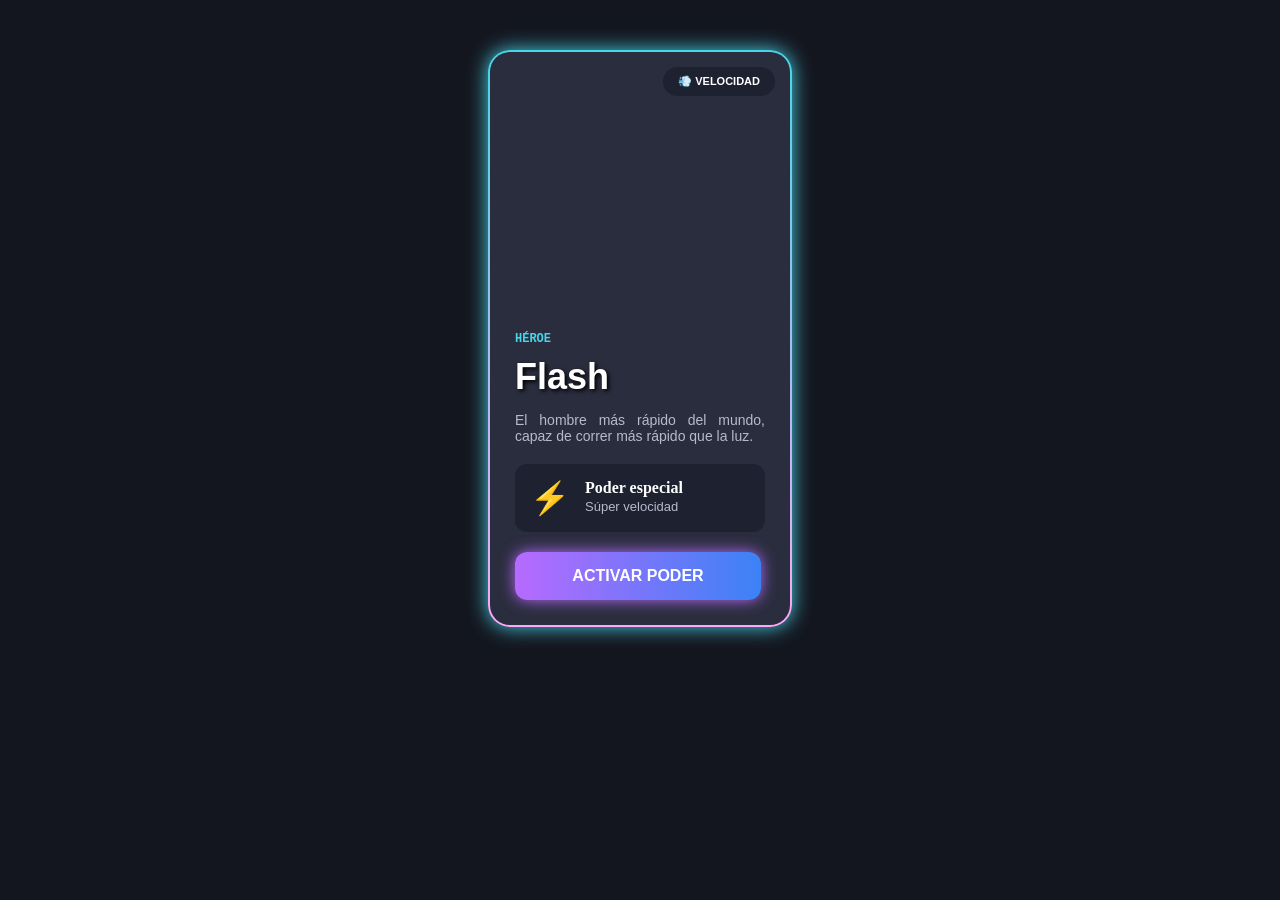
<file: Victor_diaz/Quiz Final de Mes/Index.html>
<!DOCTYPE html>
<html lang="es-Es">
<head>
	<meta charset="utf-8">
	<title>Card Flash</title>
	<link rel="stylesheet" type="text/css" href="Estilos.css">
</head>
<body>

	<div class="borde">
		<div class="card">

			<div class="imagen">
				<h2 class="velocidad">💨 Velocidad</h2>
			</div>

			<div class="contenido">
				<h3>Héroe</h3>
				<h1>Flash</h1>
				<p>El hombre más rápido del mundo, capaz de correr más rápido que la luz.</p>

				<div class="poder">
					<span class="emoji">⚡</span>
					<h4>Poder especial</h4>
					<span class="detalle">Súper velocidad</span>
				</div>

				<button class="boton">Activar poder</button>
			</div>

		</div>
	</div>

</body>
</html>
</file>
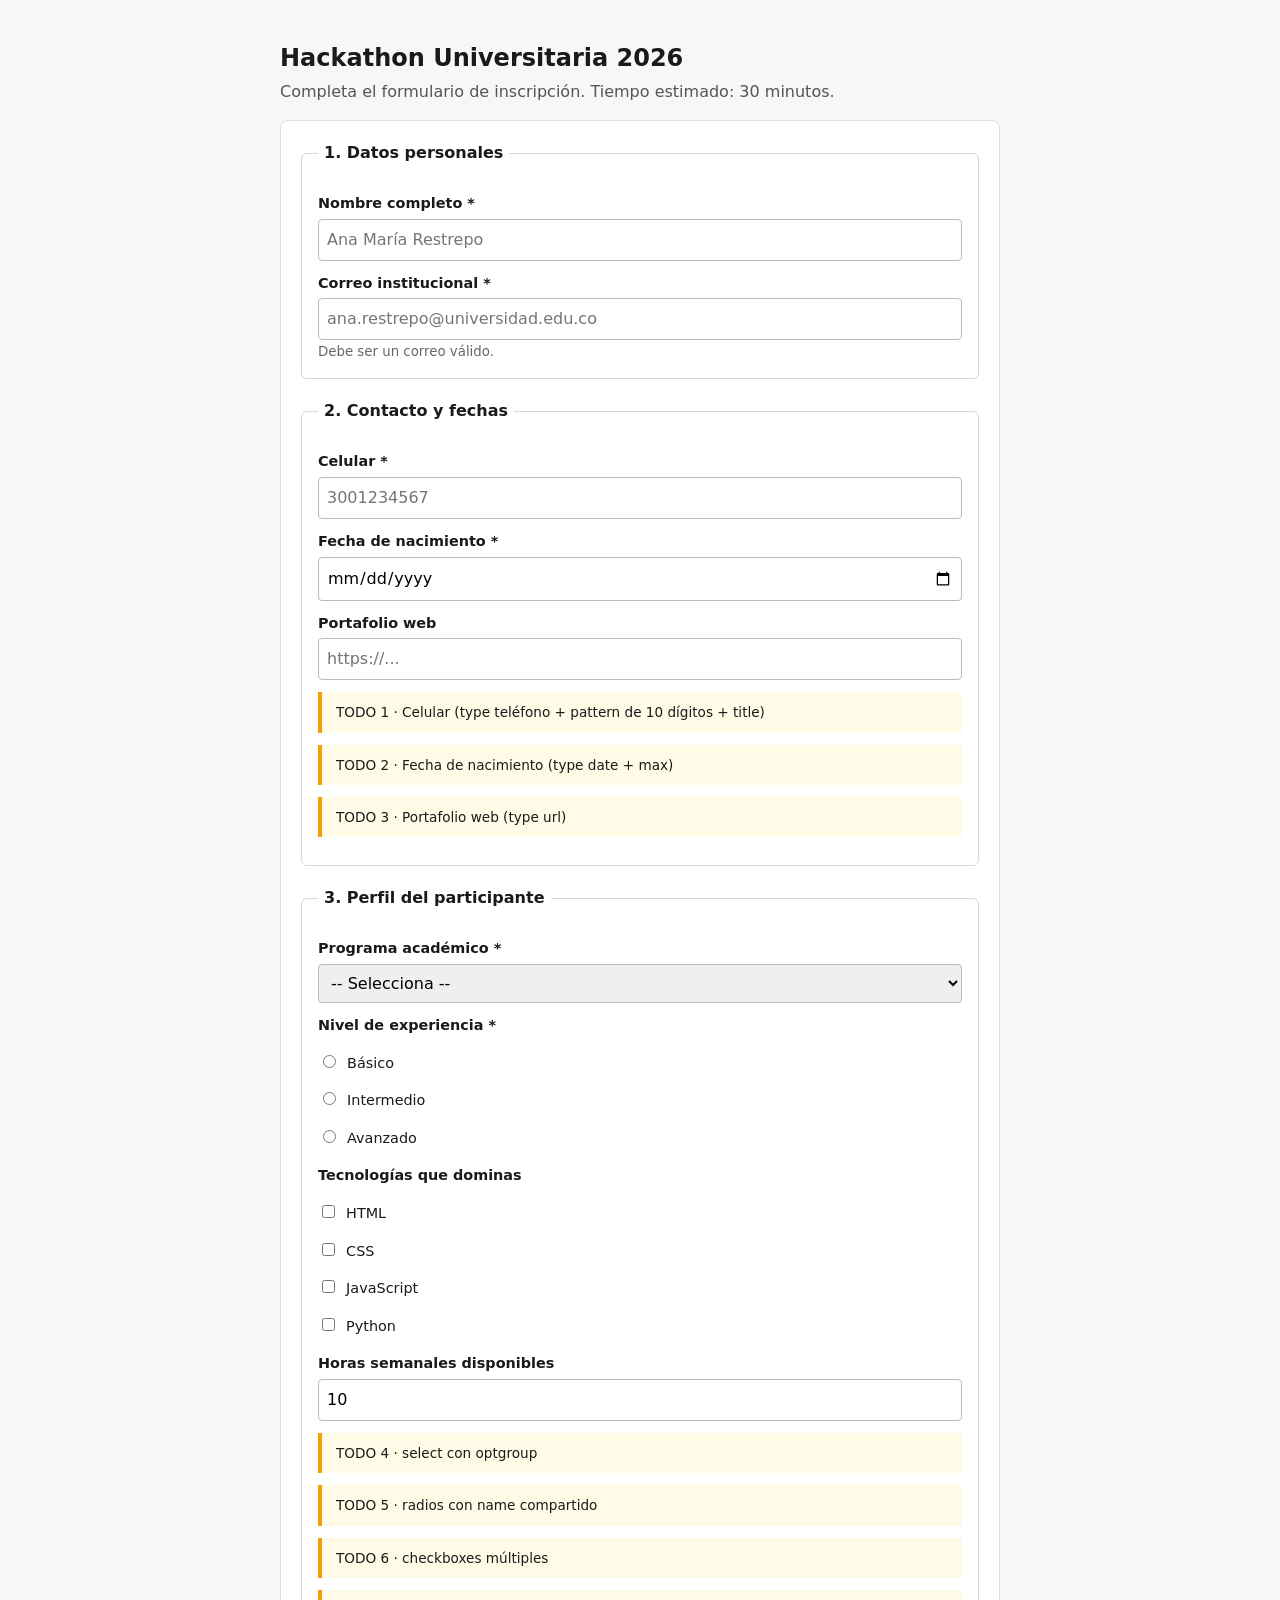
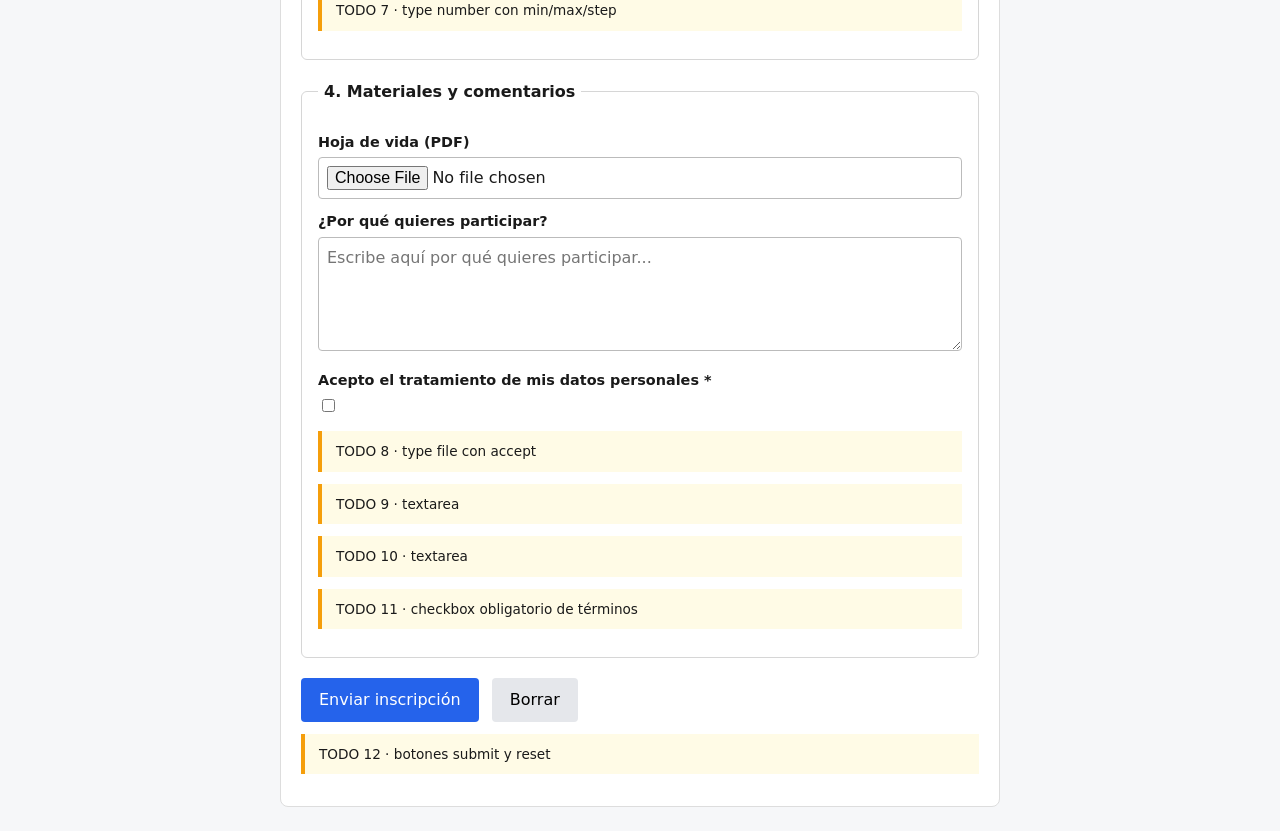
<file: Victor_diaz/Inscripción — Hackathon Universitaria 2026.html>
<!DOCTYPE html>
<html lang="es">

<head>
  <meta charset="UTF-8">
  <meta name="viewport" content="width=device-width, initial-scale=1.0">
  <title>Inscripción — Hackathon Universitaria 2026</title>

  <!-- ============================================================
       ESTILOS DE APOYO — NO MODIFICAR NI AGREGAR CSS.
       Esta actividad se evalúa SOLO sobre HTML.
       ============================================================ -->
  <style>
    body {
      font-family: system-ui, sans-serif;
      max-width: 720px;
      margin: 0 auto;
      padding: 24px;
      background: #f6f7f9;
      color: #1a1a1a;
      line-height: 1.5
    }

    h1 {
      font-size: 1.5rem;
      margin-bottom: .25rem
    }

    .intro {
      color: #555;
      margin-top: 0
    }

    form {
      background: #fff;
      border: 1px solid #ddd;
      border-radius: 8px;
      padding: 20px
    }

    fieldset {
      border: 1px solid #d6d6d6;
      border-radius: 6px;
      margin: 0 0 20px;
      padding: 16px
    }

    legend {
      font-weight: 700;
      padding: 0 6px
    }

    label {
      display: block;
      margin: 12px 0 4px;
      font-weight: 600;
      font-size: .9rem
    }

    input,
    select,
    textarea {
      width: 100%;
      padding: 8px;
      border: 1px solid #bbb;
      border-radius: 4px;
      font: inherit;
      box-sizing: border-box
    }

    input[type=radio],
    input[type=checkbox] {
      width: auto;
      margin-right: 6px
    }

    input[type=range],
    input[type=color] {
      padding: 0
    }

    .inline label {
      display: inline-block;
      font-weight: 400;
      margin-right: 16px
    }

    button {
      padding: 10px 18px;
      border: 0;
      border-radius: 4px;
      font: inherit;
      cursor: pointer;
      margin-right: 8px
    }

    button[type=submit] {
      background: #2563eb;
      color: #fff
    }

    button[type=reset] {
      background: #e5e7eb
    }

    small {
      color: #666;
      font-weight: 400;
      display: block;
      margin-top: 2px
    }

    input:user-invalid,
    select:user-invalid,
    textarea:user-invalid {
      border-color: #dc2626;
      background: #fff5f5
    }

    .todo {
      background: #fffbe6;
      border-left: 4px solid #f59e0b;
      padding: 10px 14px;
      margin: 12px 0;
      font-size: .85rem
    }
  </style>
</head>

<body>

  <h1>Hackathon Universitaria 2026</h1>
  <p class="intro">Completa el formulario de inscripción. Tiempo estimado: 30 minutos.</p>

  <!-- ============================================================
       TODO 0 — Cierra correctamente la etiqueta <form>.
       Debe enviar los datos a "procesar-inscripcion.php"
       usando el método que NO expone los datos en la URL.
       ============================================================ -->
  <form action="________" method="________">

    <!-- ========================================================
         BLOQUE 1 — DATOS PERSONALES  (ya resuelto: es tu modelo)
         Observa cómo se usan:
           · <fieldset> + <legend> para agrupar
           · <label for="..."> enlazado con el id del campo
           · name  -> nombre con el que viaja el dato
           · required, minlength, autocomplete
         ======================================================== -->
    <fieldset>
      <legend>1. Datos personales</legend>

      <label for="nombre">Nombre completo *</label>
      <input type="text" id="nombre" name="nombre" placeholder="Ana María Restrepo" minlength="5" maxlength="60"
        autocomplete="name" required>

      <label for="correo">Correo institucional *</label>
      <input type="email" id="correo" name="correo" placeholder="ana.restrepo@universidad.edu.co" autocomplete="email"
        required>
      <small>Debe ser un correo válido.</small>
    </fieldset>


    <!-- ========================================================
         BLOQUE 2 — CONTACTO Y FECHAS
         ======================================================== -->
    <fieldset>
      <legend>2. Contacto y fechas</legend>

      <label for="celular">Celular *</label>
      <input type="tel" id="celular" name="celular" pattern="[0-9]{10}" title="Debe tener 10 dígitos"
        placeholder="3001234567" required>

      <label for="nacimiento">Fecha de nacimiento *</label>
      <input type="date" id="nacimiento" name="nacimiento" max="2010-12-31" required>

      <label for="portafolio">Portafolio web</label>
      <input type="url" id="portafolio" name="portafolio" placeholder="https://...">

      <div class="todo">TODO 1 · Celular (type teléfono + pattern de 10 dígitos + title)</div>

      <div class="todo">TODO 2 · Fecha de nacimiento (type date + max)</div>

      <div class="todo">TODO 3 · Portafolio web (type url)</div>
    </fieldset>


    <!-- ========================================================
         BLOQUE 3 — PERFIL DEL PARTICIPANTE
         ======================================================== -->
    <fieldset>
      <legend>3. Perfil del participante</legend>

      <label for="programa">Programa académico *</label>
      <select id="programa" name="programa" required>
        <option value="" disabled selected>-- Selecciona --</option>
        <optgroup label="Ingeniería">
          <option value="sistemas">Sistemas</option>
          <option value="industrial">Industrial</option>
          <option value="electronica">Electrónica</option>
        </optgroup>
        <optgroup label="Diseño">
          <option value="grafico">Gráfico</option>
          <option value="multimedia">Multimedia</option>
        </optgroup>
      </select>

      <label for="experiencia">Nivel de experiencia *</label>
      <div class="inline">
        <input type="radio" name="experiencia" id="basico" value="basico" required>
        <label for="basico">Básico</label>
      </div>
      <div class="inline">
        <input type="radio" name="experiencia" id="intermedio" value="intermedio" required>
        <label for="intermedio">Intermedio</label>
      </div>
      <div class="inline">
        <input type="radio" name="experiencia" id="avanzado" value="avanzado" required>
        <label for="avanzado">Avanzado</label>
      </div>

      <label for="tecnologias">Tecnologías que dominas</label>
      <div class="inline">
        <input type="checkbox" name="tecnologias" id="html" value="html">
        <label for="html">HTML</label>
      </div>
      <div class="inline">
        <input type="checkbox" name="tecnologias" id="css" value="css">
        <label for="css">CSS</label>
      </div>
      <div class="inline">
        <input type="checkbox" name="tecnologias" id="javascript" value="javascript">
        <label for="javascript">JavaScript</label>
      </div>
      <div class="inline">
        <input type="checkbox" name="tecnologias" id="python" value="python">
        <label for="python">Python</label>
      </div>

      <label for="horas">Horas semanales disponibles</label>
      <input type="number" id="horas" name="horas" min="5" max="40" step="5" value="10" required>


      <div class="todo">TODO 4 · select con optgroup</div>

      <div class="todo">TODO 5 · radios con name compartido</div>

      <div class="todo">TODO 6 · checkboxes múltiples</div>

      <div class="todo">TODO 7 · type number con min/max/step</div>
    </fieldset>


    <!-- ========================================================
         BLOQUE 4 — MATERIALES Y COMENTARIOS
         ======================================================== -->
    <fieldset>
      <legend>4. Materiales y comentarios</legend>

      <label for="hojavida">Hoja de vida (PDF)</label>
      <input type="file" id="hojavida" name="hojavida" accept=".pdf">

      <label for="motivacion">¿Por qué quieres participar?</label>
      <textarea id="motivacion" name="motivacion" rows="4" maxlength="300" required
        placeholder="Escribe aquí por qué quieres participar..."></textarea>

      <label for="terminos">Acepto el tratamiento de mis datos personales *</label>
      <input type="checkbox" id="terminos" name="terminos" required>

      <div class="todo">TODO 8 · type file con accept</div>

      <div class="todo">TODO 9 · textarea</div>

      <div class="todo">TODO 10 · textarea</div>

      <div class="todo">TODO 11 · checkbox obligatorio de términos</div>
    </fieldset>

    <button type="submit">Enviar inscripción</button>
    <button type="reset">Borrar</button>

    <div class="todo">TODO 12 · botones submit y reset</div>
  </form>

  <!-- TODO 0 (cierre) — falta la etiqueta de cierre del formulario -->

</body>

</html>
</file>
<file: Victor_diaz/Quiz Final de Mes/Estilos.css>
body {
	background-color: #14161F;
}

.borde {
	width: 300px;
	margin: 50px auto;
	padding: 2px 2px 2px 2px;
	border-radius: 22px;
	background: linear-gradient(to bottom, #48D5E7, #F9A9FB);
	box-shadow: 0px 0px 20px #48D5E7;
	transition: transform 1s ease;
}

.borde:hover {
	transform: translateY(-10px);
	box-shadow: 0px 0px 35px #F9A9FB;
}

.card {
	background-color: #2A2D3E;
	border-radius: 20px;
	overflow: hidden;
}

.imagen {
	height: 260px;
	background-image: url("E:/UR/6 Semestre/WEB/CSS 3/Imagenes/Flash.png");
	background-repeat: no-repeat;
}

.velocidad {
	float: right;
	margin: 15px 15px 0px 0px;
	padding: 8px 15px 8px 15px;
	border: none;
	border-radius: 20px;
	background-color: #1E2130;
	color: #FFFFFF;
	font-family: Verdana, sans-serif;
	font-size: 11px;
	font-weight: bold;
	text-transform: uppercase;
	transition: transform 1s ease;
}

.velocidad:hover {
	background-color: #D40000;
	transform: scale(1.1);
}

.contenido {
	padding: 20px 25px 25px 25px;
}

.contenido h3 {
	margin: 0px;
	font-family: "Courier New", Courier, monospace;
	font-size: 12px;
	color: #48D5E7;
	text-transform: uppercase;
}

.contenido h1 {
	margin: 10px 0px 10px 0px;
	font-family: Verdana, sans-serif;
	font-size: 36px;
	color: #FFFFFF;
	text-shadow: 2px 2px 4px #000000;
}

.contenido p {
	font-family: Arial, sans-serif;
	font-size: 14px;
	color: #B8BACB;
	text-align: justify;
}

.poder {
	margin: 20px 0px 20px 0px;
	padding: 15px 15px 15px 15px;
	border-radius: 12px;
	background-color: #1E2130;
	overflow: hidden;
}

.emoji {
	float: left;
	margin-right: 15px;
	font-size: 32px;
}

.poder h4 {
	margin: 0px;
	font-family: Georgia, serif;
	font-size: 16px;
	color: #FFFFFF;
}

.detalle {
	font-family: Calibri, Verdana, sans-serif;
	font-size: 13px;
	color: #B8BACB;
}

.boton {
	width: 246px;
	padding: 15px 15px 15px 15px;
	border: none;
	border-radius: 12px;
	background: linear-gradient(to right, #B76AFF, #3B82F6);
	color: #FFFFFF;
	font-family: Calibri, Verdana, sans-serif;
	font-size: 16px;
	font-weight: bold;
	text-transform: uppercase;
	box-shadow: 0px 0px 15px #B76AFF;
	transition: transform 1s ease;
}

.boton:hover {
	transform: scale(1.05);
	background: linear-gradient(to right, #3B82F6, #B76AFF);
}
</file>
